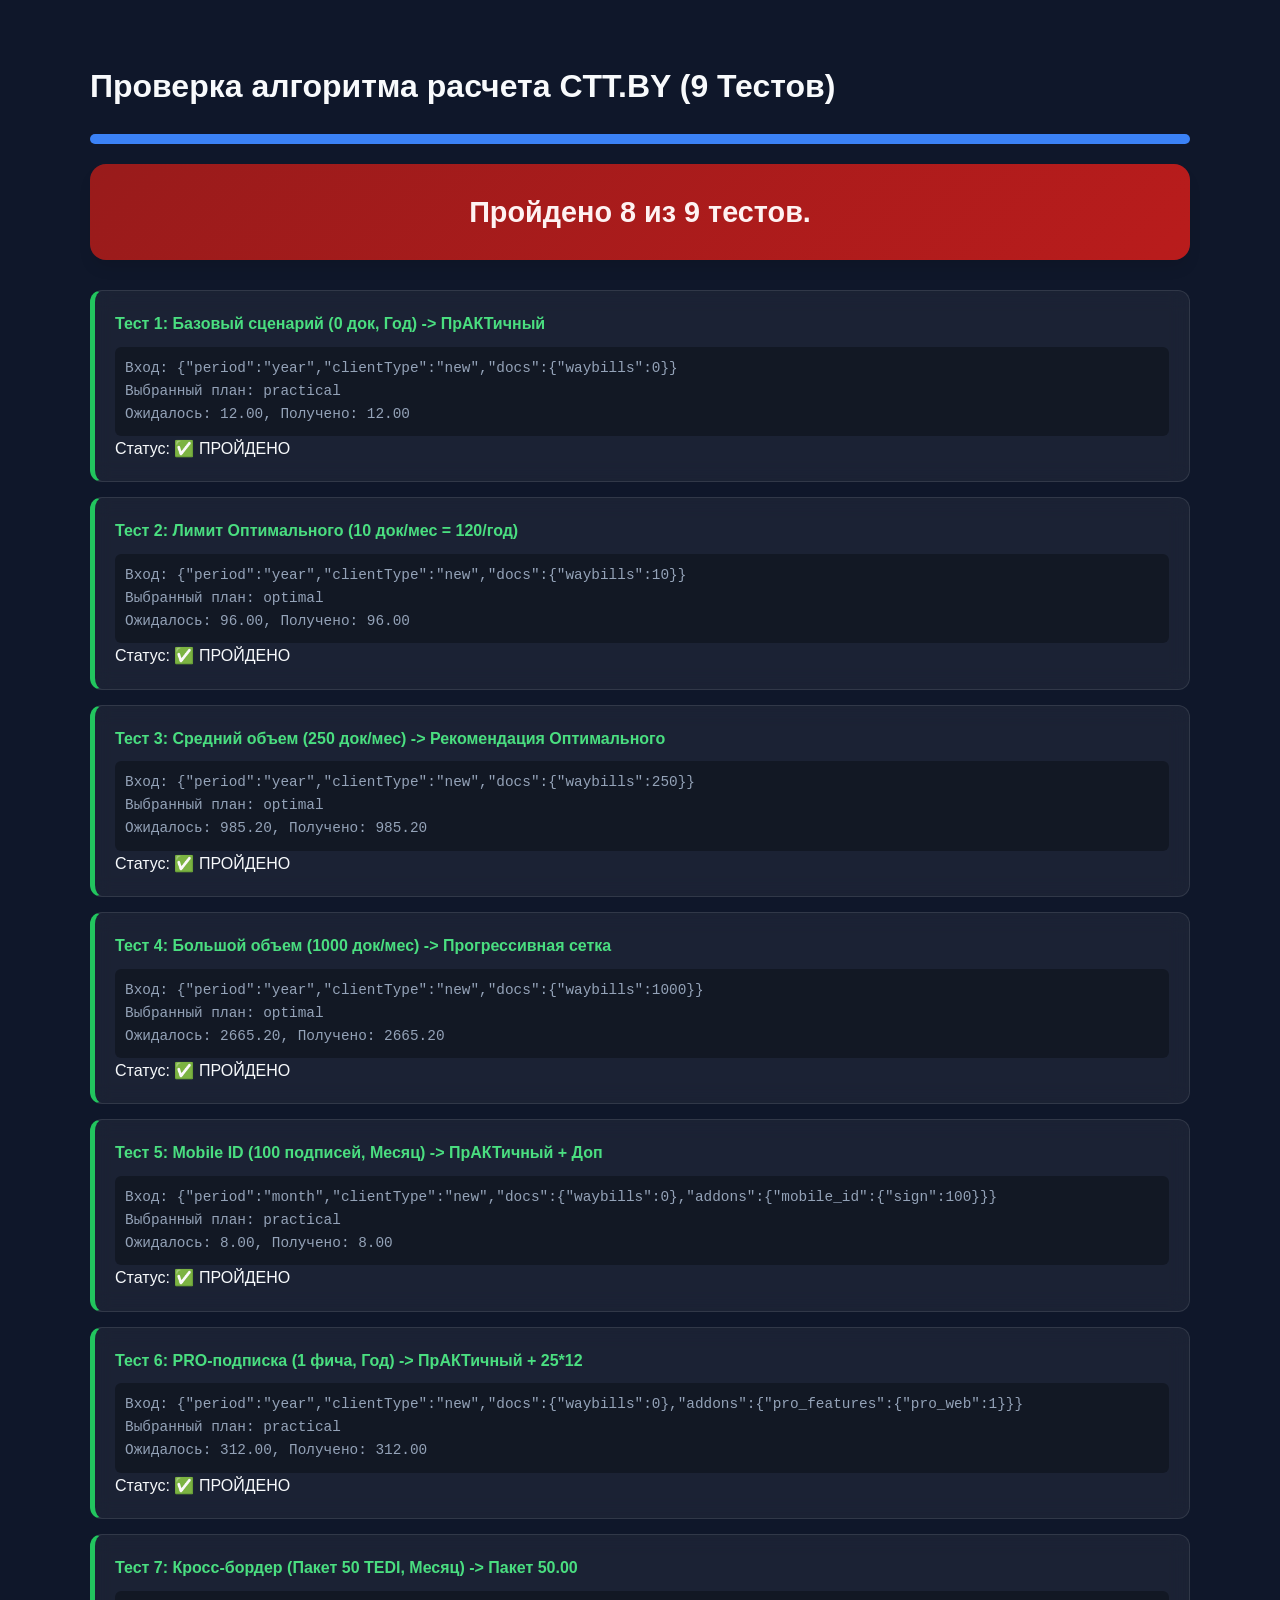
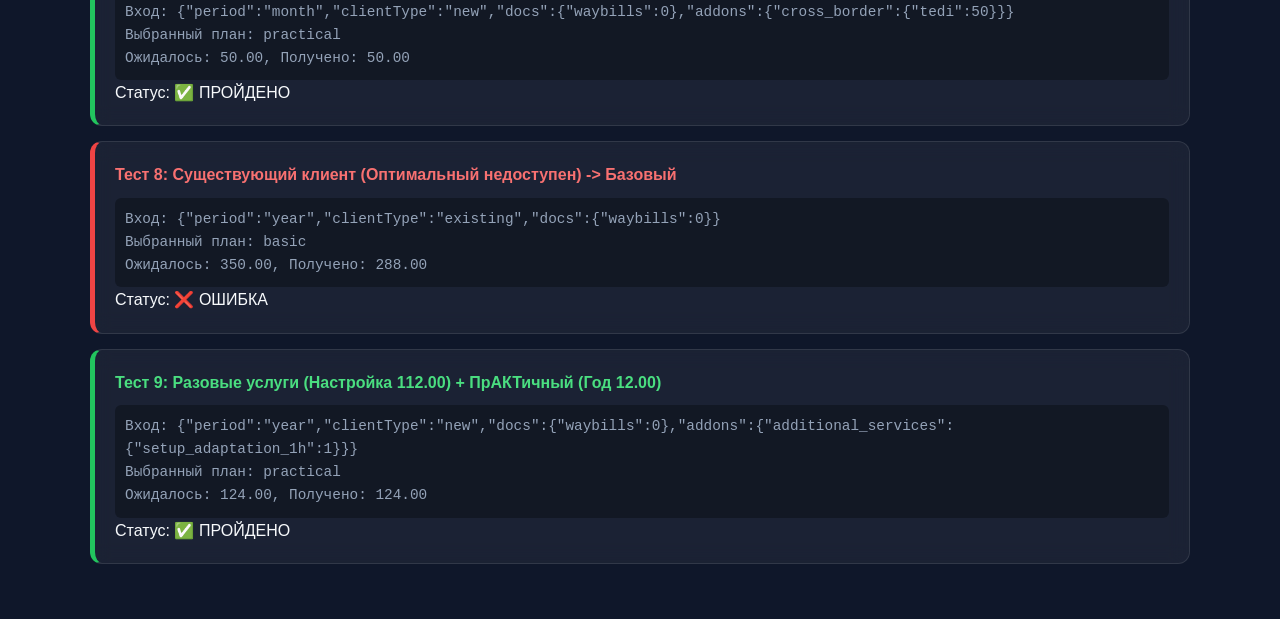
<file: tests.html>
<!DOCTYPE html>
<html lang="ru">
<head>
    <meta charset="UTF-8">
    <title>CTT Tariff Tester - Ultimate Edition</title>
    <style>
        body { font-family: 'Inter', sans-serif; padding: 40px; line-height: 1.6; max-width: 1100px; margin: 0 auto; background: #0f172a; color: #f8fafc; }
        .test-case { background: rgba(255,255,255,0.05); border: 1px solid rgba(255,255,255,0.1); padding: 20px; margin-bottom: 15px; border-radius: 12px; backdrop-filter: blur(10px); }
        .pass { border-left: 5px solid #22c55e; }
        .fail { border-left: 5px solid #ef4444; }
        .pass strong { color: #4ade80; }
        .fail strong { color: #f87171; }
        .summary { font-size: 1.8rem; font-weight: 700; margin-bottom: 30px; padding: 25px; border-radius: 16px; text-align: center; box-shadow: 0 10px 15px -3px rgba(0, 0, 0, 0.1); }
        .summary.all-pass { background: linear-gradient(135deg, #166534 0%, #15803d 100%); color: #f0fdf4; }
        .summary.some-fail { background: linear-gradient(135deg, #991b1b 0%, #b91c1c 100%); color: #fef2f2; }
        .details { font-family: monospace; font-size: 0.9rem; background: rgba(0,0,0,0.3); padding: 10px; border-radius: 6px; margin-top: 10px; color: #94a3b8; }
        .progress-bar { height: 10px; background: rgba(255,255,255,0.1); border-radius: 5px; margin-bottom: 20px; overflow: hidden; }
        .progress-fill { height: 100%; background: #3b82f6; transition: width 0.3s ease; }
    </style>
</head>
<body>
    <h1>Проверка алгоритма расчета CTT.BY (9 Тестов)</h1>
    <div class="progress-bar"><div id="progress" class="progress-fill" style="width: 0%"></div></div>
    <div id="summary" class="summary">Инициализация тестов...</div>
    <div id="results"></div>

    <!-- Hidden app structure to satisfy app.js selectors -->
    <div id="app" style="display:none;">
        <div id="total-price">0</div>
        <div id="breakdown-list"></div>
        <div id="plans-container"></div>
        <div id="addons-container"></div>
        <div id="price-notice"></div>
        <button id="btn-export"></button>
        <div id="slider-waybills"></div><input id="input-waybills">
        <div id="slider-edi"></div><input id="input-edi">
        <div id="slider-yuzdo"></div><input id="input-yuzdo">
    </div>

    <script src="js/app.js?v=2.1"></script>
    <script>
        // Mock UI functions to prevent DOM errors
        window.renderPlans = () => { console.log("Mock renderPlans"); };
        window.renderAddons = () => { console.log("Mock renderAddons"); };

        const testCases = [
            {
                id: 1,
                name: "Базовый сценарий (0 док, Год) -> ПрАКТичный",
                input: { period: 'year', clientType: 'new', docs: { waybills: 0 } },
                expected: 12.00
            },
            {
                id: 2,
                name: "Лимит Оптимального (10 док/мес = 120/год)",
                input: { period: 'year', clientType: 'new', docs: { waybills: 10 } },
                expected: 96.00 
            },
            {
                id: 3,
                name: "Средний объем (250 док/мес) -> Рекомендация Оптимального",
                input: { period: 'year', clientType: 'new', docs: { waybills: 250 } },
                expected: 985.20
            },
            {
                id: 4,
                name: "Большой объем (1000 док/мес) -> Прогрессивная сетка",
                input: { period: 'year', clientType: 'new', docs: { waybills: 1000 } },
                expected: 2665.20
            },
            {
                id: 5,
                name: "Mobile ID (100 подписей, Месяц) -> ПрАКТичный + Доп",
                input: { period: 'month', clientType: 'new', docs: { waybills: 0 }, addons: { mobile_id: { sign: 100 } } },
                expected: 8.00
            },
            {
                id: 6,
                name: "PRO-подписка (1 фича, Год) -> ПрАКТичный + 25*12",
                input: { period: 'year', clientType: 'new', docs: { waybills: 0 }, addons: { pro_features: { pro_web: 1 } } },
                expected: 312.00
            },
            {
                id: 7,
                name: "Кросс-бордер (Пакет 50 TEDI, Месяц) -> Пакет 50.00",
                input: { period: 'month', clientType: 'new', docs: { waybills: 0 }, addons: { cross_border: { tedi: 50 } } },
                expected: 50.00
            },
            {
                id: 8,
                name: "Существующий клиент (Оптимальный недоступен) -> Базовый",
                input: { period: 'year', clientType: 'existing', docs: { waybills: 0 } },
                expected: 350.00
            },
            {
                id: 9,
                name: "Разовые услуги (Настройка 112.00) + ПрАКТичный (Год 12.00)",
                input: { period: 'year', clientType: 'new', docs: { waybills: 0 }, addons: { additional_services: { setup_adaptation_1h: 1 } } },
                expected: 124.00
            }
        ];

        async function runTests() {
            console.log("Starting test sequence...");
            while (!window.state || !window.state.tariffs) {
                await new Promise(r => setTimeout(r, 100));
            }

            const resultsContainer = document.getElementById('results');
            let passed = 0;

            for (let i = 0; i < testCases.length; i++) {
                const tc = testCases[i];
                console.log(`Executing Test ${tc.id}: ${tc.name}`);
                
                // Reset to clean state
                state.addons = JSON.parse(JSON.stringify(window.initialAddonsState || {
                    tech_support: 'basic',
                    cross_border: { tedi: 0, tedo: 0 },
                    mobile_id: { auth: 0, sign: 0 },
                    pro_features: { pro_subscription: 0, pro_company: 0, pro_mobile: 0, pro_integration: 0 },
                    additional_services: { setup: 0, consult: 0, training: 0 }
                }));
                state.period = tc.input.period;
                state.clientType = tc.input.clientType;
                state.docs = { waybills: 0, edi: 0, yuzdo: 0, ...tc.input.docs };
                state.selectedPlan = 'basic'; // Force reset to check auto-switch
                
                if (tc.input.addons) {
                    for (const cat in tc.input.addons) {
                        for (const key in tc.input.addons[cat]) {
                            state.addons[cat][key] = tc.input.addons[cat][key];
                        }
                    }
                }

                // Execute calculation
                updateCalculations();
                
                const actualVal = parseFloat(document.getElementById('total-price').innerText.replace(/\s/g, '').replace(',', '.'));
                const isPass = Math.abs(actualVal - tc.expected) < 0.1;

                if (isPass) passed++;

                const div = document.createElement('div');
                div.className = `test-case ${isPass ? 'pass' : 'fail'}`;
                div.innerHTML = `
                    <strong>Тест ${tc.id}: ${tc.name}</strong><br>
                    <div class="details">
                        Вход: ${JSON.stringify(tc.input)}<br>
                        Выбранный план: ${state.selectedPlan}<br>
                        Ожидалось: ${tc.expected.toFixed(2)}, Получено: ${actualVal.toFixed(2)}
                    </div>
                    <span>Статус: ${isPass ? '✅ ПРОЙДЕНО' : '❌ ОШИБКА'}</span>
                `;
                resultsContainer.appendChild(div);
                
                // Update progress
                document.getElementById('progress').style.width = `${((i + 1) / testCases.length) * 100}%`;
                
                // Yield to event loop
                await new Promise(r => setTimeout(r, 50));
            }

            const summaryEl = document.getElementById('summary');
            summaryEl.innerText = `Пройдено ${passed} из ${testCases.length} тестов.`;
            summaryEl.className = `summary ${passed === testCases.length ? 'all-pass' : 'some-fail'}`;
            console.log("Test sequence complete.");
        }

        runTests();
    </script>
</body>
</html>
</file>
